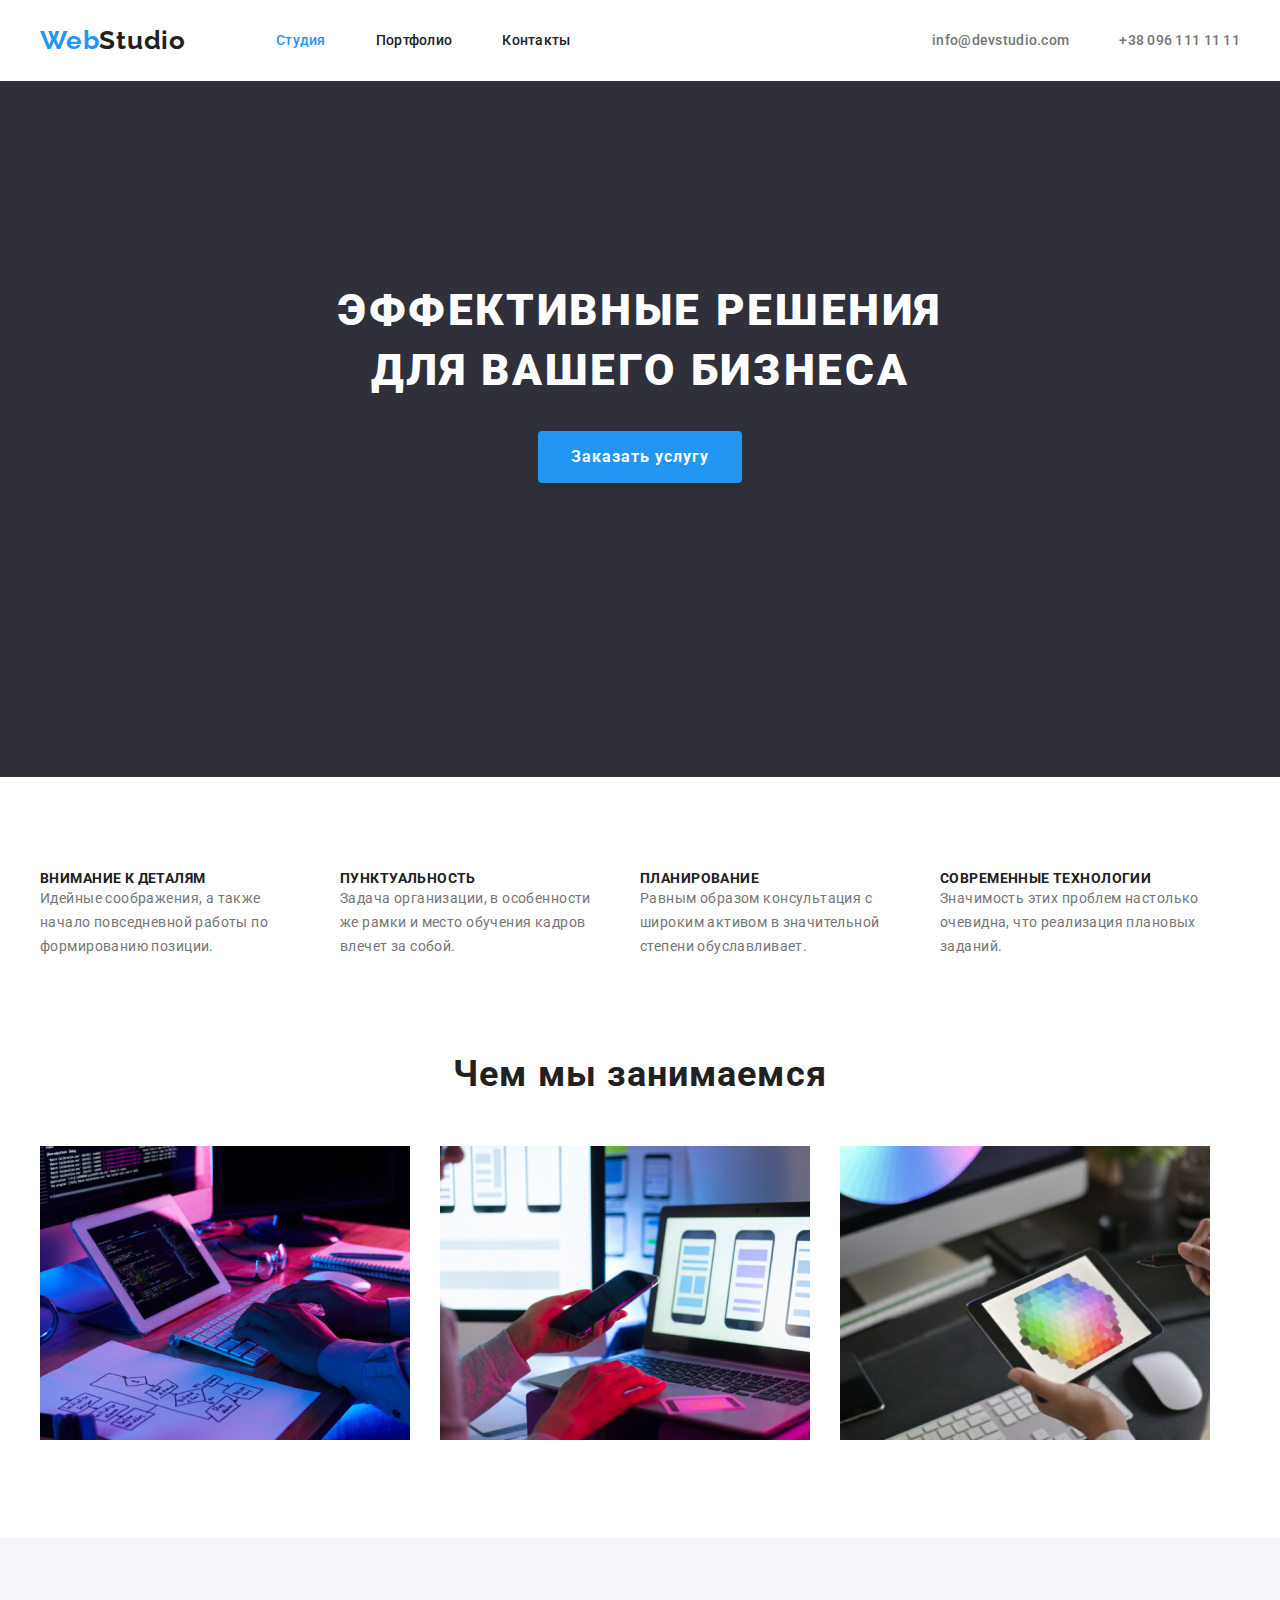
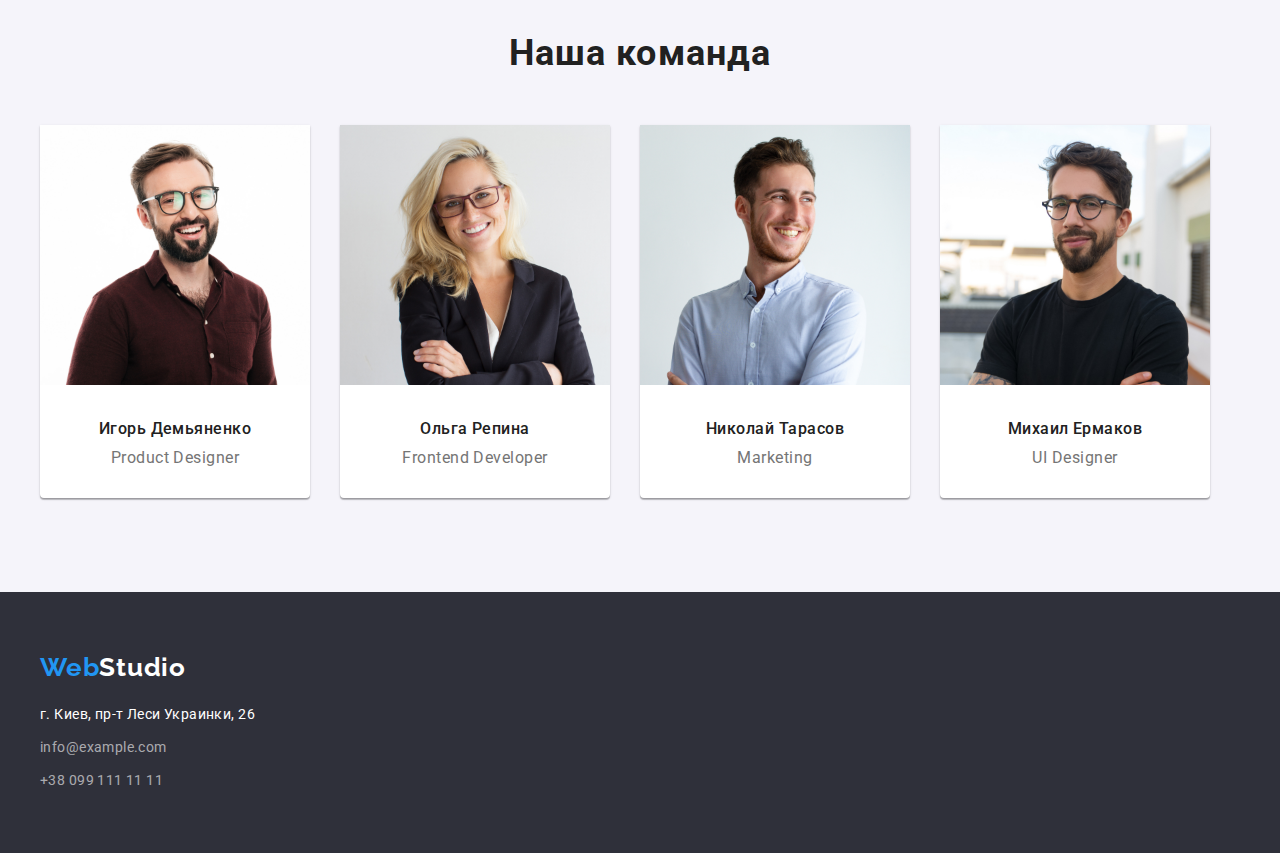
<file: index.html>
<!DOCTYPE html>
<html lang="ru">
  <head>
    <meta charset="UTF-8" />
    <meta name="viewport" content="width=device-width, initial-scale=1.0" />
    <title>Главная</title>
    <link
      href="https://fonts.googleapis.com/css2?family=Raleway:wght@700&family=Roboto:wght@400;500;700;900&display=swap"
      rel="stylesheet"
    />
    <link
      rel="stylesheet"
      href="https://cdnjs.cloudflare.com/ajax/libs/modern-normalize/1.0.0/modern-normalize.min.css"
    />
    <link rel="stylesheet" href="./css/main.css" />
    <link rel="stylesheet" href="./css/studio.css" />
  </head>

  <body>
    <header class="header">
      <div class="header-container">
        <nav class="nav">
          <a class="logo" href="./index.html"><span>Web</span>Studio</a>
          <ul class="site-nav">
            <li class="list"><a class="link current" href="./index.html">Студия</a></li>
            <li class="list">
              <a class="link" href="./portfolio/portfolio.html">Портфолио</a>
            </li>
            <li class="list"><a class="link" href="#our-team">Контакты</a></li>
          </ul>
        </nav>
        <ul class="auth-nav">
          <li class="list">
            <a class="link" href="mailto:info@devstudio.com"
              >info@devstudio.com</a
            >
          </li>
          <li class="list">
            <a class="link" href="tel::+38(096)111-11-11">+38 096 111 11 11</a>
          </li>
        </ul>
      </div>
    </header>
    <main>
      <section class="hero">
        <div class="container">
        <h1 class="hero-title">
          Эффективные решения<br />
          для вашего бизнеса
        </h1>
        <a class="btn main" href="#">Заказать услугу</a>
      </section>
      <section class="feature">
        <div class="container">
        <h2 class="feature-title">Наши приемущества</h2>
        <ul class="feature-list">
          <li class="list-item">
            <h3>Внимание к деталям</h3>
            <p>
              Идейные соображения, а также начало повседневной работы по
              формированию позиции.
            </p>
          </li>
          <li class="list-item">
            <h3>Пунктуальность</h3>
            <p>
              Задача организации, в особенности же рамки и место обучения кадров
              влечет за собой.
            </p>
          </li>
          <li class="list-item">
            <h3>Планирование</h3>
            <p>
              Равным образом консультация с широким активом в значительной
              степени обуславливает.
            </p>
          </li>
          <li class="list-item">
            <h3>Современные технологии</h3>
            <p>
              Значимость этих проблем настолько очевидна, что реализация
              плановых заданий.
            </p>
          </li>
        </ul>
        </div>
      </section>
      <section class="what-we-do">
        <div class="container">
        <h2 class="what-we-do-title">Чем мы занимаемся</h2>
        <ul class="what-we-do-list">
          <li class="list-item">
            <img
              src="./img/what-we-do_1.jpg"
              alt="Dont worry be happy"
              width="370"
            />
          </li>
          <li class="list-item">
            <img
              src="./img/what-we-do_2.jpg"
              alt="Dont worry be happy"
              width="370"
            />
          </li>
          <li class="list-item">
            <img
              src="./img/what-we-do_3.jpg"
              alt="Dont worry be happy"
              width="370"
            />
          </li>
        </ul>
        </div>
      </section>
      <section class="our-team" id="our-team">
        <div class="container">
        <h2 class="our-team-title">Наша команда</h2>
        <ul class="our-team-list">
          <li class="list-item">
            <img
              src="./img/our-team_1.jpg"
              alt="Dont worry be happy"
              width="270"
            />
            <h3 class="teammate-name">Игорь Демьяненко</h3>
            <p class="teammate-job">Product Designer</p>
          </li>
          <li class="list-item">
            <img
              src="./img/our-team_2.jpg"
              alt="Dont worry be happy"
              width="270"
            />
            <h3 class="teammate-name">Ольга Репина</h3>
            <p class="teammate-job">Frontend Developer</p>
          </li>
          <li class="list-item">
            <img
              src="./img/our-team_3.jpg"
              alt="Dont worry be happy"
              width="270"
            />
            <h3 class="teammate-name">Николай Тарасов</h3>
            <p class="teammate-job">Marketing</p>
          </li>
          <li class="list-item">
            <img
              src="./img/our-team_4.jpg"
              alt="Dont worry be happy"
              width="270"
            />
            <h3 class="teammate-name">Михаил Ермаков</h3>
            <p class="teammate-job">UI Designer</p>
          </li>
        </ul>
        </div>
      </section>
    </main>
    <footer class="footer">
      <div class="container">
      <a class="footer-logo" href="./index.html"><span>Web</span>Studio</a>
      <ul>
        <li>
          <a
            class="footer-link adress"
            href="https://www.google.com.ua/maps/place/%D0%B1%D1%83%D0%BB%D1%8C%D0%B2%D0%B0%D1%80+%D0%9B%D0%B5%D1%81%D1%96+%D0%A3%D0%BA%D1%80%D0%B0%D1%97%D0%BD%D0%BA%D0%B8,+26,+%D0%9A%D0%B8%D1%97%D0%B2,+02000"
            target="_blank"
            >г. Киев, пр-т Леси Украинки, 26</a
          >
        </li>
        <li>
          <a class="footer-link mail" href="mailto:info@example.com"
            >info@example.com</a
          >
        </li>
        <li>
          <a class="footer-link tel" href="tel:+38(099)111 11 11"
            >+38 099 111 11 11</a
          >
        </li>
      </ul>
      </div>
    </footer>
  </body>
</html>
</file>
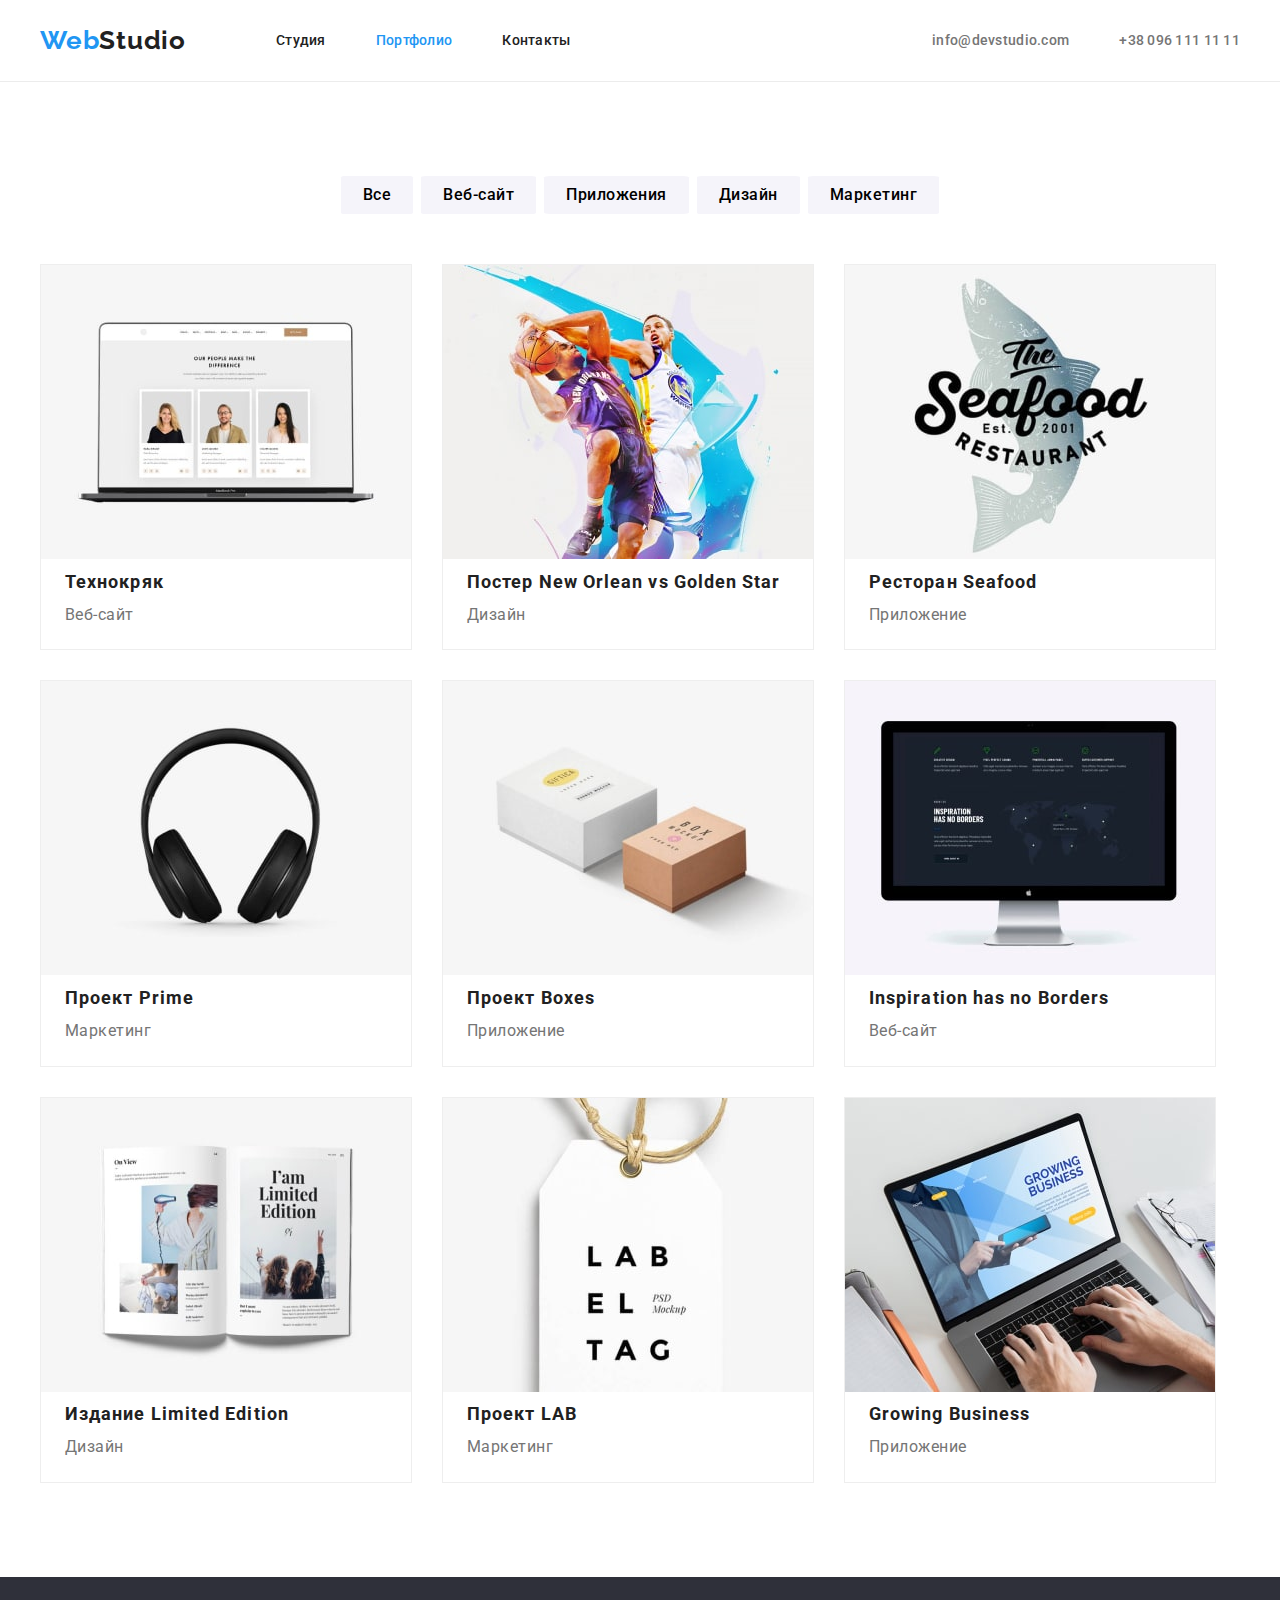
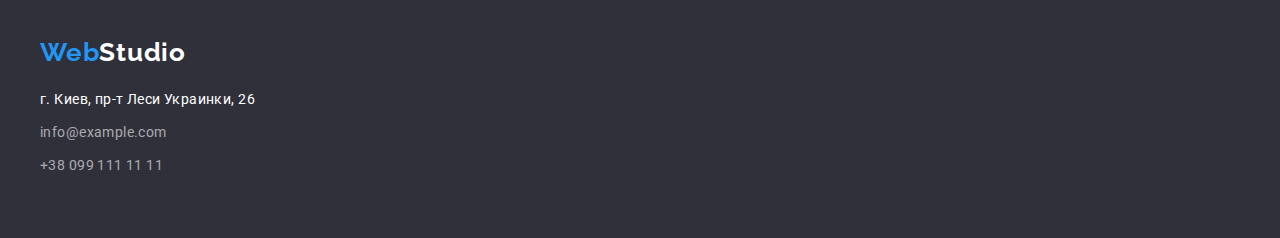
<file: portfolio/portfolio.html>
<!DOCTYPE html>
<html lang="ru">
  <head>
    <meta charset="UTF-8" />
    <meta name="viewport" content="width=device-width, initial-scale=1.0" />
    <title>Портфолио</title>
    <link
      href="https://fonts.googleapis.com/css2?family=Raleway:wght@700&family=Roboto:wght@400;500;700;900&display=swap"
      rel="stylesheet"
    />
    <link
      rel="stylesheet"
      href="https://cdnjs.cloudflare.com/ajax/libs/modern-normalize/1.0.0/modern-normalize.min.css"
    />
    <link rel="stylesheet" href="../css/main.css" />
    <link rel="stylesheet" href="./css/portfolio.css" />
  </head>
  <body>
    <header class="header">
      <div class="header-container">
        <nav class="nav">
          <a class="logo" href="../index.html"><span>Web</span>Studio</a>
          <ul class="site-nav">
            <li class="list">
              <a class="link" href="../index.html">Студия</a>
            </li>
            <li class="list">
              <a class="link current" href="./portfolio.html">Портфолио</a>
            </li>
            <li class="list"><a class="link" href="../index.html#our-team">Контакты</a></li>
          </ul>
        </nav>
        <ul class="auth-nav">
          <li class="list">
            <a class="link" href="mailto:info@devstudio.com"
              >info@devstudio.com</a
            >
          </li>
          <li class="list">
            <a class="link" href="tel::+38(096)111-11-11">+38 096 111 11 11</a>
          </li>
        </ul>
      </div>
    </header>
    <main>
      <section class="portfolio">
        <div class="container">
          <h1 class="portfolio-title">Наше портфолио</h1>
          <ul class="portfolio-nav-list">
            <li class="list-item">
              <button class="portfolio-btn" type="button">Все</button>
            </li>
            <li class="list-item">
              <button class="portfolio-btn" type="button">Веб-сайт</button>
            </li>
            <li class="list-item">
              <button class="portfolio-btn" type="button">Приложения</button>
            </li>
            <li class="list-item">
              <button class="portfolio-btn" type="button">Дизайн</button>
            </li>
            <li class="list-item">
              <button class="portfolio-btn" type="button">Маркетинг</button>
            </li>
          </ul>
          <h2 class="examples">Примеры робот</h2>
          <ul class="examples-list">
            <li class="list-item">
              <img
                src="./img/portfolio_1.jpg"
                alt="Dont worry be happy"
                width="370"
              />
              <h3 class="examples-title">Технокряк</h3>
              <p>Веб-сайт</p>
            </li>
            <li class="list-item">
              <img
                src="./img/portfolio_2.jpg"
                alt="Dont worry be happy"
                width="370"
              />
              <h3 class="examples-title">Постер New Orlean vs Golden Star</h3>
              <p>Дизайн</p>
            </li>
            <li class="list-item">
              <img
                src="./img/portfolio_3.jpg"
                alt="Dont worry be happy"
                width="370"
              />
              <h3 class="examples-title">Ресторан Seafood</h3>
              <p>Приложение</p>
            </li>
            <li class="list-item">
              <img
                src="./img/portfolio_4.jpg"
                alt="Dont worry be happy"
                width="370"
              />
              <h3 class="examples-title">Проект Prime</h3>
              <p>Маркетинг</p>
            </li>
            <li class="list-item">
              <img
                src="./img/portfolio_5.jpg"
                alt="Dont worry be happy"
                width="370"
              />
              <h3 class="examples-title">Проект Boxes</h3>
              <p>Приложение</p>
            </li>
            <li class="list-item">
              <img
                src="./img/portfolio_6.jpg"
                alt="Dont worry be happy"
                width="370"
              />
              <h3 class="examples-title">Inspiration has no Borders</h3>
              <p>Веб-сайт</p>
            </li>
            <li class="list-item">
              <img
                src="./img/portfolio_7.jpg"
                alt="Dont worry be happy"
                width="370"
              />
              <h3 class="examples-title">Издание Limited Edition</h3>
              <p>Дизайн</p>
            </li>
            <li class="list-item">
              <img
                src="./img/portfolio_8.jpg"
                alt="Dont worry be happy"
                width="370"
              />
              <h3 class="examples-title">Проект LAB</h3>
              <p>Маркетинг</p>
            </li>
            <li class="list-item">
              <img
                src="./img/portfolio_9.jpg"
                alt="Dont worry be happy"
                width="370"
              />
              <h3 class="examples-title">Growing Business</h3>
              <p>Приложение</p>
            </li>
          </ul>
        </div>
      </section>
    </main>
    <footer class="footer">
      <div class="container">
        <a class="footer-logo" href="../index.html"><span>Web</span>Studio</a>
        <ul>
          <li>
            <a
              class="footer-link adress"
              href="https://www.google.com.ua/maps/place/%D0%B1%D1%83%D0%BB%D1%8C%D0%B2%D0%B0%D1%80+%D0%9B%D0%B5%D1%81%D1%96+%D0%A3%D0%BA%D1%80%D0%B0%D1%97%D0%BD%D0%BA%D0%B8,+26,+%D0%9A%D0%B8%D1%97%D0%B2,+02000"
              target="_blank"
              >г. Киев, пр-т Леси Украинки, 26</a
            >
          </li>
          <li>
            <a class="footer-link mail" href="mailto:info@example.com"
              >info@example.com</a
            >
          </li>
          <li>
            <a class="footer-link tel" href="tel:+38(099)111 11 11"
              >+38 099 111 11 11</a
            >
          </li>
        </ul>
      </div>
    </footer>
  </body>
</html>
</file>
<file: css/main.css>
/* основний колір тексту #757575*/
/* другорядний колір тексту 212121 */
/* білий #fff, білий другорядний rgba(255, 255, 255, 0.6)*/
/* акцент #2196F3 */

:root {
  --major-text-color: #757575;
  --title-text-color: #212121;
  --accent-color: #2196f3;
  --major-white-color: #ffffff;
  --minor-white-color: rgba(255, 255, 255, 0.6);
  --minor-bg-color: #2f303a;
  --second-minor-bg-color: #f5f4fa;
  --btn-bg-color: #f5f4fa;
}

html {
  box-sizing: border-box;
}

*,
*::before,
*::after {
  box-sizing: inherit;
}

body {
  color: var(--major-text-color);
  font-family: "Roboto", sans-serif;
}

h1,
h2,
h3,
h4,
h5,
h6 {
  color: var(--title-text-color);
  font-weight: 700;
  margin-top: 0;
  margin-bottom: 0;
}

a {
  text-decoration: none;
}

ul {
  padding-inline-start: 0px;
  margin-top: 0px;
  margin-bottom: 0px;
}

li {
  padding-inline-start: 0px;
  list-style-type: none;
}

p {
  margin-top: 0;
  margin-bottom: 0;
}

footer,
.hero {
  background-color: var(--minor-bg-color);
}
button,
button:active,
button:focus {
  outline: none;
  border: none;
}

/* Header */
.header {
  padding-top: 25px;
  padding-bottom: 25px;
  /* outline: 1px solid pink; */
}
.header-container,
.container {
  margin: 0 auto;
  width: 1230px;
  padding-left: 15px;
  padding-right: 15px;
}
.header-container {
  display: flex;
  align-items: center;
}

.nav {
  display: flex;
  align-items: center;
}

.logo {
  display: inline-block;
  font-family: "Raleway", sans-serif;
  color: var(--title-text-color);
  font-weight: 700;
  font-size: 26px;
  line-height: 1.2em;
  letter-spacing: 0.03em;
}

.logo > span {
  color: var(--accent-color);
}

.site-nav .link,
.auth-nav .link {
  font-weight: 500;
  font-size: 14px;
  line-height: 1.14;
  letter-spacing: 0.02em;
}

.site-nav .link {
  color: var(--title-text-color);
}

.link.current {
  color: var(--accent-color);
}

.site-nav .link:hover,
.site-nav .link:focus {
  color: var(--accent-color);
}

.auth-nav .link {
  color: var(--major-text-color);
}

.auth-nav .link:hover,
.auth-nav .link:focus {
  color: var(--accent-color);
}

.site-nav .link,
.auth-nav .link {
  font-weight: 500;
  font-size: 14px;
  line-height: 1.14;
  letter-spacing: 0.02em;
}

.site-nav {
  margin-left: 90px;
}

.auth-nav {
  margin-left: auto;
}

.site-nav,
.auth-nav {
  display: flex;
}

.site-nav .list + .list,
.auth-nav .list + .list {
  margin-left: 50px;
}
/* Header */
/* Footer */
.footer {
  padding-top: 60px;
  padding-bottom: 60px;
}
.footer-logo {
  display: inline-block;
  font-family: "Raleway", sans-serif;
  color: var(--major-white-color);
  font-weight: 700;
  font-size: 26px;
  line-height: 1.2em;
  letter-spacing: 0.03em;
  margin-bottom: 20px;
}
.footer-logo > span {
  color: var(--accent-color);
}

.footer-link.adress {
  color: var(--major-white-color);
  font-size: 14px;
  line-height: 1.71em;
  letter-spacing: 0.03em;
}
.footer-link {
  display: inline-block;
  color: var(--minor-white-color);
  font-size: 14px;
  line-height: 1.71em;
  letter-spacing: 0.03em;
}
.footer-link.adress,
.footer-link.mail {
  margin-bottom: 9px;
}
/* Footer */
</file>
<file: css/studio.css>
/* Sections */
/* Hero */

.hero {
  /* outline: 1px solid red; */
  text-align: center;
  padding-bottom: 94px;
  padding-top: 200px;
}
.hero-title {
  color: var(--major-white-color);
  font-weight: 900;
  font-size: 44px;
  line-height: 1.36em;
  letter-spacing: 0.06em;
  text-transform: uppercase;
  margin-bottom: 30px;
}
.hero-btn {
  color: var(--major-white-color);
  font-weight: 700;
  font-size: 16px;
  line-height: 1.87em;
  letter-spacing: 0.06em;
  margin-bottom: 200px;
}
/* Hero */
/* Feature */
.feature {
  /* outline: 1px solid yellow; */
  padding-top: 94px;
  padding-bottom: 94px;
}
.feature-title {
  display: none;
}
.feature-list {
  display: flex;
}

.feature-list .list-item {
  width: 270px;
}
.feature-list .list-item + .list-item {
  margin-left: 30px;
}

.feature-list h3 {
  font-weight: 700;
  font-size: 14px;
  line-height: 1.14em;
  letter-spacing: 0.03em;
  text-transform: uppercase;
}
.feature-list p {
  font-size: 14px;
  line-height: 1.71em;
  letter-spacing: 0.03em;
}
/* Feature */
/* What we do */
.what-we-do {
  padding-bottom: 94px;
  /* outline: 1px solid green; */
}
.what-we-do-title {
  font-weight: 700;
  font-size: 36px;
  line-height: 1.2em;
  text-align: center;
  letter-spacing: 0.03em;
  margin-bottom: 50px;
}
.what-we-do-list {
  display: flex;
}
.what-we-do-list .list-item + .list-item {
  margin-left: 30px;
}

/* What we do */
/* Our team */
.our-team {
  padding-bottom: 94px;
  padding-top: 94px;
  text-align: center;
  background-color: var(--second-minor-bg-color);
  /* outline: 1px solid blue; */
}

.our-team-title {
  font-weight: 700;
  font-size: 36px;
  line-height: 1.2em;
  text-align: center;
  letter-spacing: 0.03em;
  margin-bottom: 50px;
}
.our-team-list {
  display: flex;
}

.our-team-list .list-item + .list-item {
  margin-left: 30px;
}
.our-team-list .list-item {
  width: 270px;
  background: var(--major-white-color);
  box-shadow: 0px 1px 3px rgba(0, 0, 0, 0.12), 0px 1px 1px rgba(0, 0, 0, 0.14),
    0px 2px 1px rgba(0, 0, 0, 0.2);
  border-radius: 0px 0px 4px 4px;
}

.our-team-list .teammate-name {
  font-weight: 500;
  font-size: 16px;
  line-height: 1.18em;
  letter-spacing: 0.03em;
  margin-top: 30px;
  margin-left: auto;
  margin-bottom: 10px;
  margin-right: auto;
}
.our-team-list .teammate-job {
  font-size: 16px;
  line-height: 1.18;
  letter-spacing: 0.03em;
  margin-bottom: 30px;
}
/* Our team */
/* Sections */

/* bnt */
.btn.main {
  display: inline-block;
  letter-spacing: 0.06em;
  font-weight: 700;
  font-size: 16px;
  line-height: 1.87em;
  text-align: center;
  color: var(--major-white-color);
  background-color: var(--accent-color);
  min-width: 200px;
  padding: 10px 32px;
  margin-bottom: 200px;
  border: 1px solid transparent;
  box-shadow: 0px 4px 4px rgba(0, 0, 0, 0.15);
  border-radius: 4px;
}
/* bnt */

/* footer {
  outline: 1px solid pink;
} */
</file>
<file: portfolio/css/portfolio.css>
.portfolio {
  padding-top: 94px;
  padding-bottom: 94px;
  border-top: 1px solid #ececec;
}
.portfolio-title {
  display: none;
}
.portfolio-nav-list {
  display: flex;
  margin-bottom: 50px;
  justify-content: center;
}

.portfolio-nav-list button:hover,
.portfolio-nav-list button:focus {
  background-color: var(--accent-color);
  color: var(--major-white-color);
  box-shadow: 0px 3px 1px rgba(0, 0, 0, 0.1), 0px 1px 2px rgba(0, 0, 0, 0.08),
    0px 2px 2px rgba(0, 0, 0, 0.12);
  border-radius: 4px;
}
.portfolio-nav-list .list-item + .list-item {
  margin-left: 8px;
}

.portfolio-btn {
  font-family: Roboto, sans-serif;
  font-weight: 500;
  font-size: 16px;
  line-height: 1.62em;
  text-align: center;
  letter-spacing: 0.03em;
  background-color: var(--btn-bg-color);
  padding: 6px 22px;
  border-radius: 4%;
}
.examples {
  display: none;
}
.examples-list {
  display: flex;
  flex-wrap: wrap;
}
.examples-list .list-item:not(:nth-last-child(-n + 3)) {
  margin-bottom: 30px;
}

.examples-list .examples-title {
  font-size: 18px;
  line-height: 2em;
  letter-spacing: 0.06em;
  margin-left: 24px;
}
.examples-list .list-item {
  border: 1px solid #eeeeee;
  width: 372px;
}
.examples-list .list-item:not(:nth-child(3n)) {
  margin-right: 30px;
}
.examples-list p {
  font-size: 16px;
  line-height: 1.87em;
  letter-spacing: 0.03em;
  margin-left: 24px;
  margin-bottom: 20px;
}
</file>
